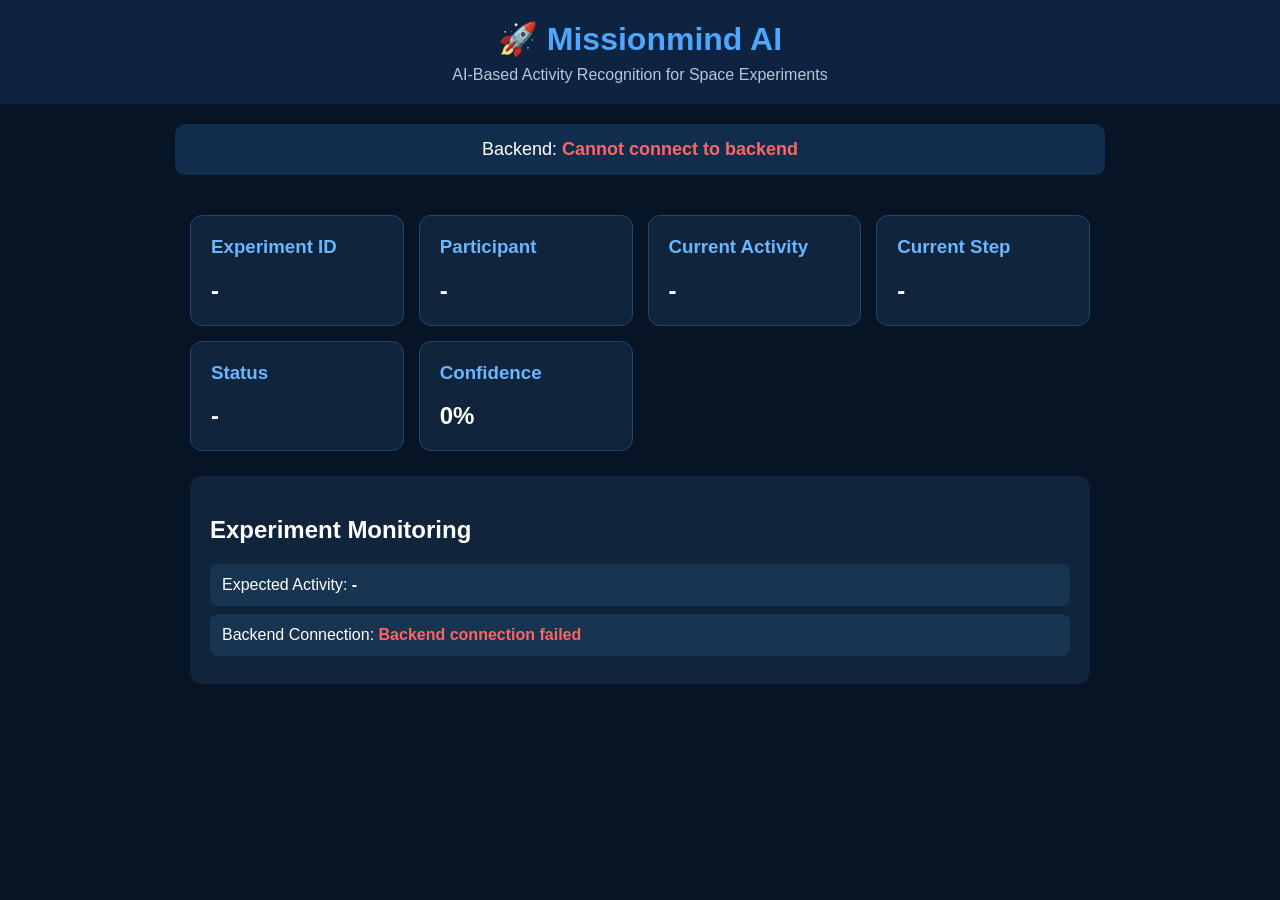
<file: index.html>
<!DOCTYPE html>
<html lang="en">
<head>
    <meta charset="UTF-8">
    <meta name="viewport" content="width=device-width, initial-scale=1.0">

    <title>Missionmind AI - Space Experiment</title>

    <style>
        body {
            margin: 0;
            font-family: Arial, sans-serif;
            background: #071426;
            color: white;
        }

        header {
            background: #0d2340;
            padding: 20px;
            text-align: center;
        }

        header h1 {
            margin: 0;
            color: #4da6ff;
        }

        header p {
            margin: 8px 0 0;
            color: #b8c7d9;
        }

        .status {
            margin: 20px auto;
            max-width: 900px;
            padding: 15px;
            border-radius: 10px;
            background: #102d4d;
            text-align: center;
            font-size: 18px;
        }

        .container {
            max-width: 900px;
            margin: auto;
            padding: 20px;
        }

        .cards {
            display: grid;
            grid-template-columns: repeat(auto-fit, minmax(180px, 1fr));
            gap: 15px;
        }

        .card {
            background: #10243b;
            padding: 20px;
            border-radius: 12px;
            border: 1px solid #21476e;
        }

        .card h3 {
            margin-top: 0;
            color: #69b7ff;
        }

        .value {
            font-size: 24px;
            font-weight: bold;
        }

        .steps {
            margin-top: 25px;
            background: #10243b;
            padding: 20px;
            border-radius: 12px;
        }

        .step {
            padding: 12px;
            margin: 8px 0;
            background: #173451;
            border-radius: 8px;
        }

        .connected {
            color: #4dff88;
        }

        .error {
            color: #ff6464;
        }
    </style>
</head>

<body>

<header>
    <h1>🚀 Missionmind AI</h1>
    <p>AI-Based Activity Recognition for Space Experiments</p>
</header>

<div class="status">
    Backend:
    <strong id="connectionStatus">Connecting...</strong>
</div>

<div class="container">

    <div class="cards">

        <div class="card">
            <h3>Experiment ID</h3>
            <div class="value" id="experimentId">-</div>
        </div>

        <div class="card">
            <h3>Participant</h3>
            <div class="value" id="participantId">-</div>
        </div>

        <div class="card">
            <h3>Current Activity</h3>
            <div class="value" id="currentActivity">-</div>
        </div>

        <div class="card">
            <h3>Current Step</h3>
            <div class="value" id="currentStep">-</div>
        </div>

        <div class="card">
            <h3>Status</h3>
            <div class="value" id="status">-</div>
        </div>

        <div class="card">
            <h3>Confidence</h3>
            <div class="value" id="confidence">0%</div>
        </div>

    </div>

    <div class="steps">

        <h2>Experiment Monitoring</h2>

        <div class="step">
            Expected Activity:
            <strong id="expectedActivity">-</strong>
        </div>

        <div class="step">
            Backend Connection:
            <strong id="connectionDetails">Checking...</strong>
        </div>

    </div>

</div>

<script>

const API_URL = "https://space-experiment-ai.onrender.com";

async function connectBackend() {

    const connectionStatus =
        document.getElementById("connectionStatus");

    const connectionDetails =
        document.getElementById("connectionDetails");

    try {

        const response =
            await fetch(API_URL + "/status");

        if (!response.ok) {
            throw new Error("Backend error");
        }

        const data =
            await response.json();

        connectionStatus.textContent =
            "Connected successfully";

        connectionStatus.className =
            "connected";

        connectionDetails.textContent =
            data.status || "Backend connected successfully";

        connectionDetails.className =
            "connected";

    } catch (error) {

        console.error(error);

        connectionStatus.textContent =
            "Cannot connect to backend";

        connectionStatus.className =
            "error";

        connectionDetails.textContent =
            "Backend connection failed";

        connectionDetails.className =
            "error";
    }
}


async function loadExperiment() {

    try {

        const response =
            await fetch(API_URL + "/experiment");

        if (!response.ok) {
            throw new Error("Experiment API error");
        }

        const data =
            await response.json();

        document.getElementById("experimentId").textContent =
            data.experiment_id || "EXP001";

        document.getElementById("participantId").textContent =
            data.participant_id || "P001";

        document.getElementById("currentActivity").textContent =
            data.current_activity || "-";

        document.getElementById("currentStep").textContent =
            (data.current_step || 1) +
            "/" +
            (data.total_steps || 5);

        document.getElementById("status").textContent =
            data.status || "WAITING";

        document.getElementById("confidence").textContent =
            ((data.confidence || 0) * 100).toFixed(1) + "%";

        document.getElementById("expectedActivity").textContent =
            data.expected_activity || "-";

    } catch (error) {

        console.error(
            "Experiment loading error:",
            error
        );

    }
}


async function refreshDashboard() {

    await connectBackend();

    await loadExperiment();

}


refreshDashboard();

setInterval(refreshDashboard, 3000);

</script>

</body>
</html>
</file>
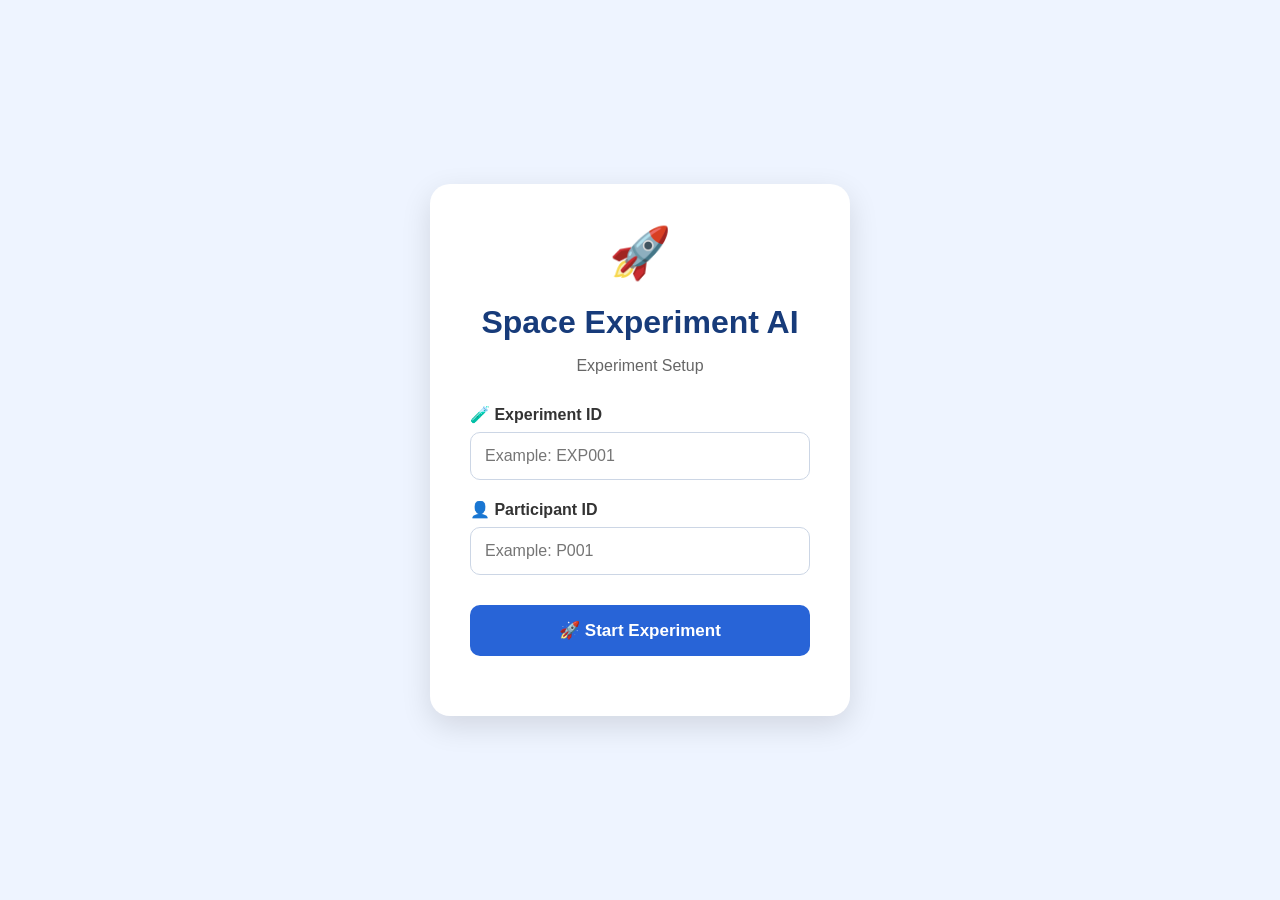
<file: frontend/index.html>
<!DOCTYPE html>
<html>

<head>

    <title>Space Experiment AI - Setup</title>

    <link rel="stylesheet" href="style.css">

    <style>

        body {
            margin: 0;
            font-family: Arial, sans-serif;
            background: #eef4ff;
        }

        .setup-container {
            min-height: 100vh;
            display: flex;
            justify-content: center;
            align-items: center;
        }

        .setup-card {
            width: 420px;
            background: white;
            padding: 40px;
            border-radius: 20px;
            box-shadow: 0 10px 30px rgba(0,0,0,0.12);
        }

        .setup-logo {
            text-align: center;
            font-size: 50px;
            margin-bottom: 10px;
        }

        h1 {
            text-align: center;
            color: #173b7a;
            margin-bottom: 10px;
        }

        .subtitle {
            text-align: center;
            color: #666;
            margin-bottom: 30px;
        }

        label {
            display: block;
            font-weight: bold;
            margin-top: 20px;
            margin-bottom: 8px;
            color: #333;
        }

        input {
            width: 100%;
            box-sizing: border-box;
            padding: 14px;
            border: 1px solid #ccd6e5;
            border-radius: 10px;
            font-size: 16px;
            outline: none;
        }

        input:focus {
            border-color: #2864d7;
        }

        button {
            width: 100%;
            margin-top: 30px;
            padding: 15px;
            border: none;
            border-radius: 10px;
            background: #2864d7;
            color: white;
            font-size: 17px;
            font-weight: bold;
            cursor: pointer;
        }

        button:hover {
            background: #174fae;
        }

        #message {
            text-align: center;
            margin-top: 20px;
            font-weight: bold;
        }

        .success {
            color: #16803c;
        }

        .error {
            color: #c62828;
        }

    </style>

</head>


<body>


<div class="setup-container">


    <div class="setup-card">


        <div class="setup-logo">
            🚀
        </div>


        <h1>
            Space Experiment AI
        </h1>


        <p class="subtitle">
            Experiment Setup
        </p>


        <!-- EXPERIMENT ID -->

        <label for="experimentId">
            🧪 Experiment ID
        </label>

        <input
            type="text"
            id="experimentId"
            placeholder="Example: EXP001"
        >


        <!-- PARTICIPANT ID -->

        <label for="participantId">
            👤 Participant ID
        </label>

        <input
            type="text"
            id="participantId"
            placeholder="Example: P001"
        >


        <!-- START BUTTON -->

        <button onclick="startExperiment()">
            🚀 Start Experiment
        </button>


        <div id="message"></div>


    </div>

</div>



<script>


async function startExperiment() {


    const experimentId =
        document.getElementById(
            "experimentId"
        ).value.trim();


    const participantId =
        document.getElementById(
            "participantId"
        ).value.trim();


    const message =
        document.getElementById(
            "message"
        );


    /* ========================= */
    /* VALIDATION */
    /* ========================= */

    if (
        experimentId === "" ||
        participantId === ""
    ) {

        message.innerText =
            "⚠️ Please enter both Experiment ID and Participant ID.";

        message.className = "error";

        return;

    }


    try {


        /* ========================= */
        /* SEND SETUP TO BACKEND */
        /* ========================= */

        const response =
            await fetch(
                "http://127.0.0.1:8000/setup",
                {

                    method: "POST",

                    headers: {
                        "Content-Type":
                        "application/json"
                    },

                    body: JSON.stringify({

                        experiment_id:
                            experimentId,

                        participant_id:
                            participantId

                    })

                }
            );


        const data =
            await response.json();


        if (!response.ok) {

            throw new Error(
                "Setup failed"
            );

        }


        /* ========================= */
        /* SUCCESS MESSAGE */
        /* ========================= */

        message.innerText =
            "✅ Experiment setup completed!";

        message.className =
            "success";


        /* ========================= */
        /* OPEN DASHBOARD */
        /* ========================= */

        setTimeout(
            function() {

                window.location.href =
                    "dashboard.html";

            },
            800
        );


    }


    catch (error) {

        console.error(error);


        message.innerText =
            "❌ Cannot connect to backend. Please start FastAPI.";

        message.className =
            "error";

    }

}


</script>


</body>

</html>
</file>
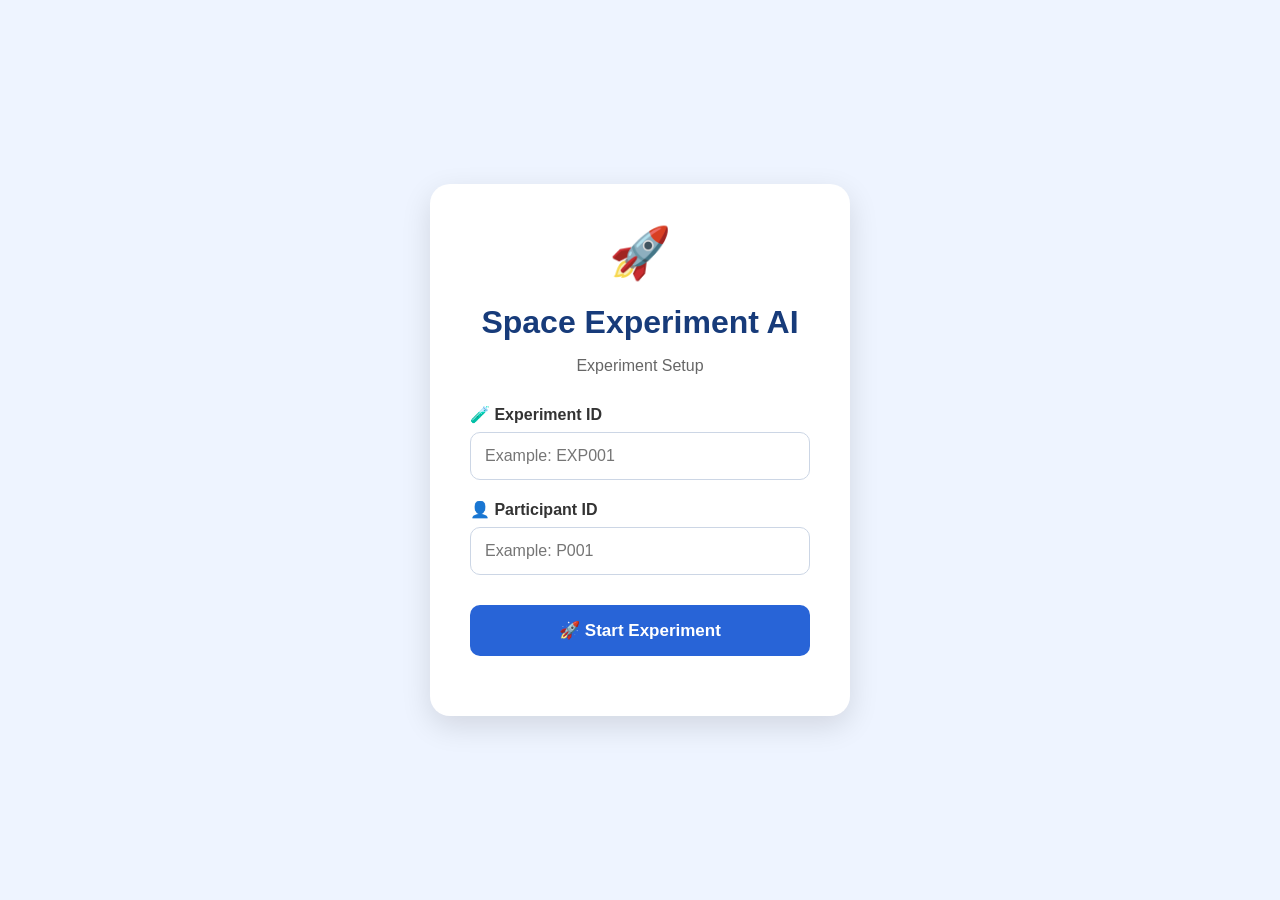
<file: space-experiment-ai/frontend/index.html>
<!DOCTYPE html>
<html>

<head>

    <title>Space Experiment AI - Setup</title>

    <link rel="stylesheet" href="style.css">

    <style>

        body {
            margin: 0;
            font-family: Arial, sans-serif;
            background: #eef4ff;
        }

        .setup-container {
            min-height: 100vh;
            display: flex;
            justify-content: center;
            align-items: center;
        }

        .setup-card {
            width: 420px;
            background: white;
            padding: 40px;
            border-radius: 20px;
            box-shadow: 0 10px 30px rgba(0,0,0,0.12);
        }

        .setup-logo {
            text-align: center;
            font-size: 50px;
            margin-bottom: 10px;
        }

        h1 {
            text-align: center;
            color: #173b7a;
            margin-bottom: 10px;
        }

        .subtitle {
            text-align: center;
            color: #666;
            margin-bottom: 30px;
        }

        label {
            display: block;
            font-weight: bold;
            margin-top: 20px;
            margin-bottom: 8px;
            color: #333;
        }

        input {
            width: 100%;
            box-sizing: border-box;
            padding: 14px;
            border: 1px solid #ccd6e5;
            border-radius: 10px;
            font-size: 16px;
            outline: none;
        }

        input:focus {
            border-color: #2864d7;
        }

        button {
            width: 100%;
            margin-top: 30px;
            padding: 15px;
            border: none;
            border-radius: 10px;
            background: #2864d7;
            color: white;
            font-size: 17px;
            font-weight: bold;
            cursor: pointer;
        }

        button:hover {
            background: #174fae;
        }

        #message {
            text-align: center;
            margin-top: 20px;
            font-weight: bold;
        }

        .success {
            color: #16803c;
        }

        .error {
            color: #c62828;
        }

    </style>

</head>


<body>


<div class="setup-container">


    <div class="setup-card">


        <div class="setup-logo">
            🚀
        </div>


        <h1>
            Space Experiment AI
        </h1>


        <p class="subtitle">
            Experiment Setup
        </p>


        <!-- EXPERIMENT ID -->

        <label for="experimentId">
            🧪 Experiment ID
        </label>

        <input
            type="text"
            id="experimentId"
            placeholder="Example: EXP001"
        >


        <!-- PARTICIPANT ID -->

        <label for="participantId">
            👤 Participant ID
        </label>

        <input
            type="text"
            id="participantId"
            placeholder="Example: P001"
        >


        <!-- START BUTTON -->

        <button onclick="startExperiment()">
            🚀 Start Experiment
        </button>


        <div id="message"></div>


    </div>

</div>



<script>


async function startExperiment() {


    const experimentId =
        document.getElementById(
            "experimentId"
        ).value.trim();


    const participantId =
        document.getElementById(
            "participantId"
        ).value.trim();


    const message =
        document.getElementById(
            "message"
        );


    /* ========================= */
    /* VALIDATION */
    /* ========================= */

    if (
        experimentId === "" ||
        participantId === ""
    ) {

        message.innerText =
            "⚠️ Please enter both Experiment ID and Participant ID.";

        message.className = "error";

        return;

    }


    try {


        /* ========================= */
        /* SEND SETUP TO BACKEND */
        /* ========================= */

        const response =
            await fetch(
                "http://127.0.0.1:8000/setup",
                {

                    method: "POST",

                    headers: {
                        "Content-Type":
                        "application/json"
                    },

                    body: JSON.stringify({

                        experiment_id:
                            experimentId,

                        participant_id:
                            participantId

                    })

                }
            );


        const data =
            await response.json();


        if (!response.ok) {

            throw new Error(
                "Setup failed"
            );

        }


        /* ========================= */
        /* SUCCESS MESSAGE */
        /* ========================= */

        message.innerText =
            "✅ Experiment setup completed!";

        message.className =
            "success";


        /* ========================= */
        /* OPEN DASHBOARD */
        /* ========================= */

        setTimeout(
            function() {

                window.location.href =
                    "dashboard.html";

            },
            800
        );


    }


    catch (error) {

        console.error(error);


        message.innerText =
            "❌ Cannot connect to backend. Please start FastAPI.";

        message.className =
            "error";

    }

}


</script>


</body>

</html>
</file>
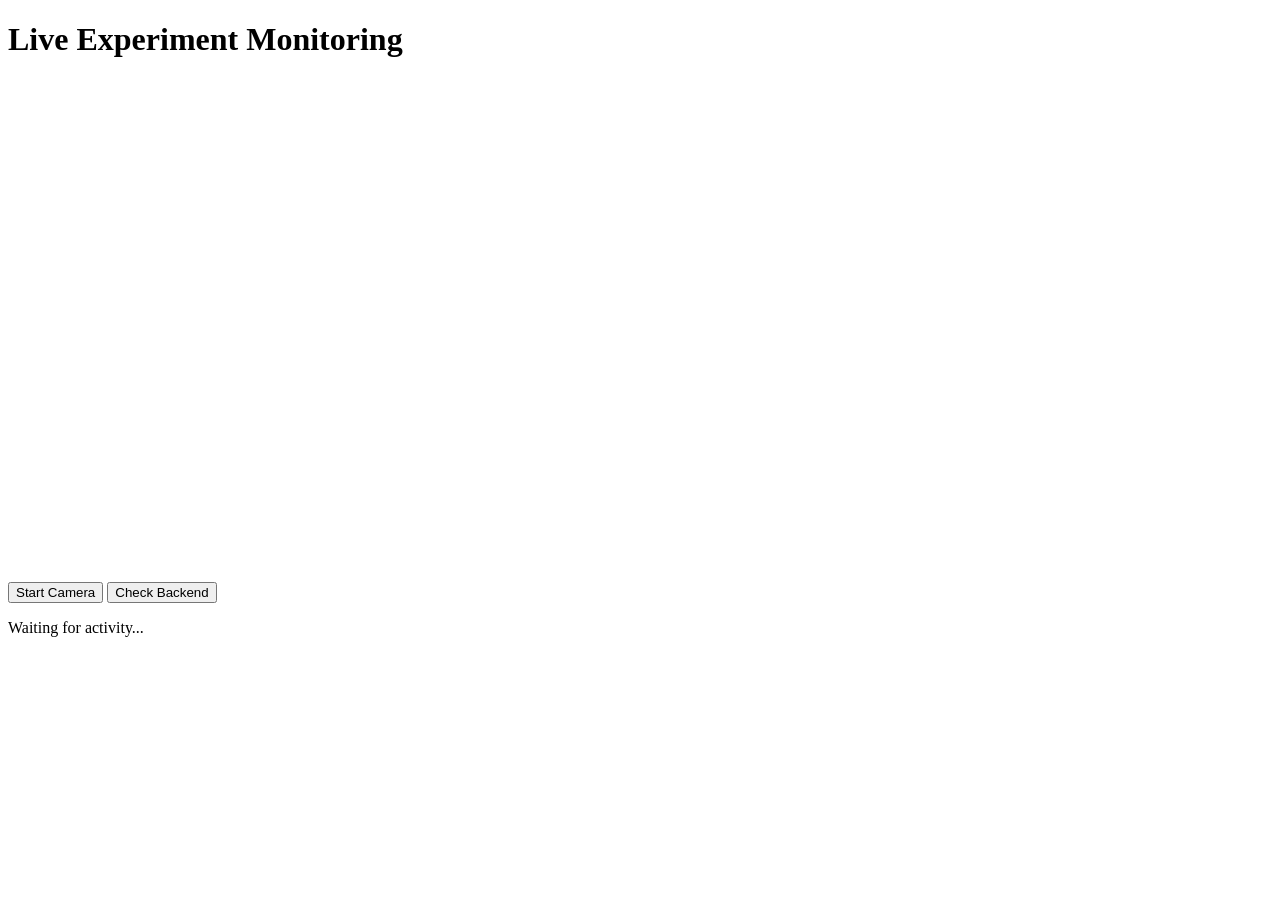
<file: frontend/monitor.html>
<!DOCTYPE html>
<html>

<head>
    <title>Live Experiment Monitoring</title>
</head>

<body>

    <h1>Live Experiment Monitoring</h1>

    <video id="camera" width="640" height="480" autoplay playsinline></video>

    <br><br>

    <button onclick="startCamera()">
        Start Camera
    </button>
    <button onclick="checkBackend()">
    Check Backend
    </button>

    <p id="status">Waiting for activity...</p>

    <script src="camera.js"></script>

</body>

</html>
</file>
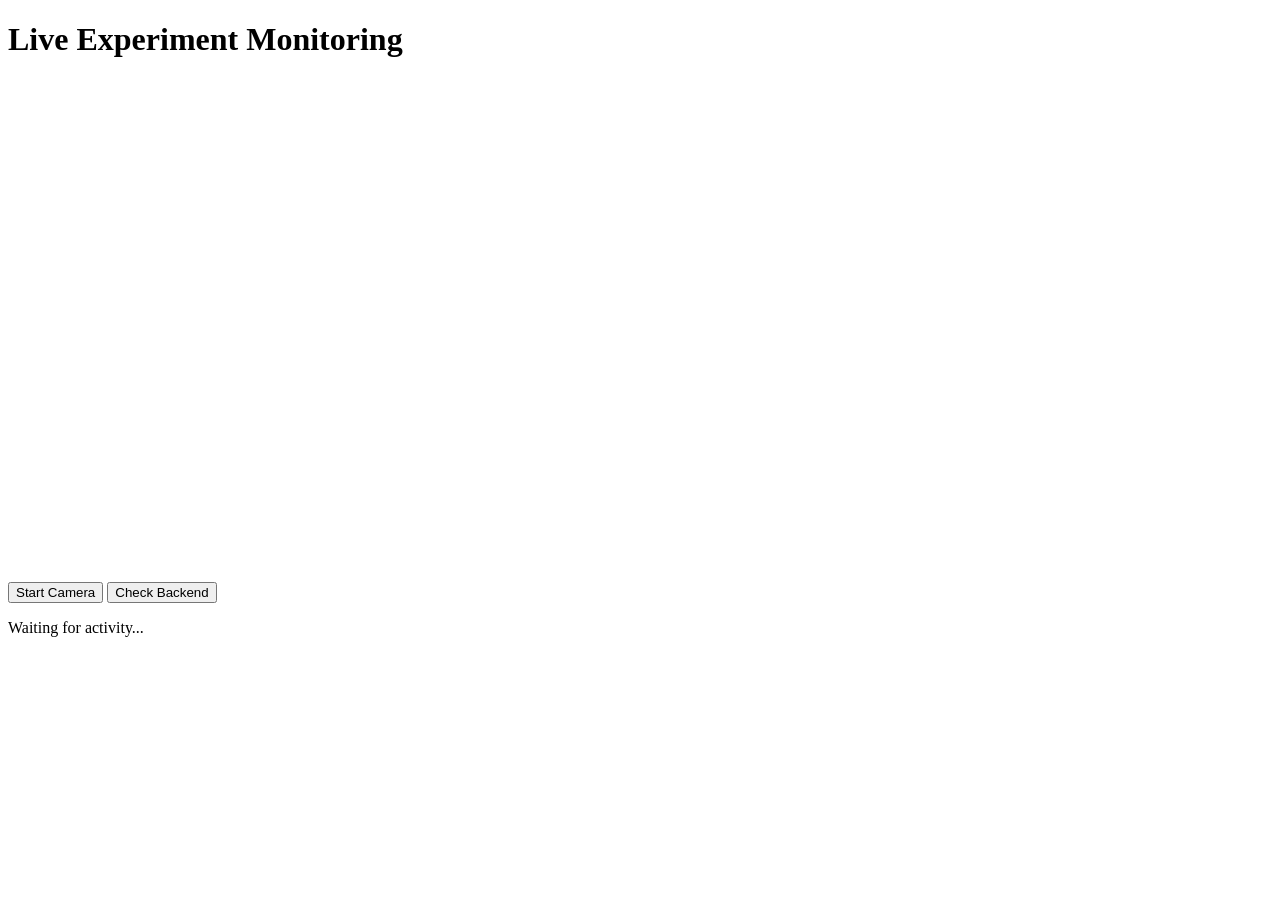
<file: space-experiment-ai/frontend/monitor.html>
<!DOCTYPE html>
<html>

<head>
    <title>Live Experiment Monitoring</title>
</head>

<body>

    <h1>Live Experiment Monitoring</h1>

    <video id="camera" width="640" height="480" autoplay playsinline></video>

    <br><br>

    <button onclick="startCamera()">
        Start Camera
    </button>
    <button onclick="checkBackend()">
    Check Backend
    </button>

    <p id="status">Waiting for activity...</p>

    <script src="camera.js"></script>

</body>

</html>
</file>
<file: frontend/style.css>
* {
    box-sizing: border-box;
}

body {
    margin: 0;
    font-family: Arial, sans-serif;
    background: #eef6ff;
    color: #173b73;
}

.layout {
    display: flex;
    min-height: 100vh;
}


/* SIDEBAR */

.sidebar {
    width: 260px;
    background: linear-gradient(180deg, #073b82, #05285c);
    color: white;
    padding: 28px 18px;
    position: fixed;
    top: 0;
    bottom: 0;
    left: 0;
}

.logo {
    font-size: 22px;
    font-weight: bold;
    display: flex;
    gap: 10px;
    align-items: center;
}

.sidebar-subtitle {
    color: #b9d7ff;
    font-size: 13px;
    margin-left: 36px;
    margin-top: 5px;
}

.menu {
    padding: 15px;
    margin-top: 12px;
    border-radius: 10px;
    font-size: 16px;
}

.menu.active {
    background: #1769d2;
}

.menu:hover {
    background: #145cb8;
}

.space-text {
    position: absolute;
    bottom: 35px;
    left: 25px;
    color: #a9c9f5;
    font-size: 13px;
    line-height: 1.6;
}


/* MAIN */

.main {
    margin-left: 260px;
    width: calc(100% - 260px);
    padding: 35px;
}


/* TOP */

.top {
    display: flex;
    justify-content: space-between;
    align-items: center;
    margin-bottom: 30px;
}

.top h1 {
    margin: 0;
    color: #073b82;
    font-size: 32px;
}

.top p {
    color: #7185a5;
    margin-top: 8px;
}

.online {
    color: #159447;
    font-weight: bold;
    background: white;
    padding: 12px 18px;
    border-radius: 10px;
}


/* CARDS */

.cards {
    display: grid;
    grid-template-columns: repeat(3, 1fr);
    gap: 20px;
}

.card {
    background: white;
    border-radius: 15px;
    padding: 22px;
    box-shadow: 0 5px 18px rgba(20, 80, 150, 0.12);
    border: 1px solid #dcecff;
}

.icon {
    font-size: 28px;
    margin-bottom: 12px;
}

.card h3 {
    color: #7185a5;
    font-size: 14px;
    margin: 0 0 8px;
}

.value {
    font-size: 25px;
    font-weight: bold;
    color: #073b82;
}

.card p {
    color: #8494ae;
    font-size: 12px;
}

.status {
    color: #159447;
    font-size: 23px;
    font-weight: bold;
}


/* LOWER SECTION */

.lower {
    display: grid;
    grid-template-columns: 1.4fr 1fr;
    gap: 20px;
    margin-top: 25px;
}


/* PANELS */

.panel {
    background: white;
    border-radius: 15px;
    padding: 25px;
    margin-top: 20px;
    box-shadow: 0 5px 18px rgba(20, 80, 150, 0.12);
}

.panel h2 {
    margin-top: 0;
    color: #073b82;
}


/* PROGRESS */

.progress {
    width: 100%;
    height: 18px;
    background: #dcecff;
    border-radius: 20px;
    overflow: hidden;
    margin-top: 20px;
}

.progress-bar {
    height: 100%;
    width: 20%;
    background: linear-gradient(
        90deg,
        #1769d2,
        #4da3ff
    );
    border-radius: 20px;
    transition: width 0.5s;
}

.progress-text {
    text-align: right;
    color: #1769d2;
    font-weight: bold;
    margin-top: 8px;
}


/* STEPS */

.steps {
    display: flex;
    justify-content: space-between;
    margin-top: 25px;
}

.step {
    text-align: center;
    color: #7890b2;
    font-size: 12px;
    max-width: 100px;
}

.step span {
    display: block;
    margin: auto;
    margin-bottom: 8px;
    width: 38px;
    height: 38px;
    line-height: 38px;
    border-radius: 50%;
    background: #e5efff;
    color: #1769d2;
    font-weight: bold;
}

.step.active span {
    background: #1769d2;
    color: white;
}


/* CAMERA */

.camera {
    width: 100%;
    height: 600px;
    background: #000;
    border-radius: 12px;
    overflow: hidden;
    
}

.camera img {
    width: 100%;
    height: 100%;
    object-fit: contain;
    display: block;
}

.camera video {
    width: 100%;
    height: 100%;
    object-fit: cover;
}

.camera-placeholder {
    text-align: center;
    font-size: 25px;
}

.camera-placeholder small {
    font-size: 13px;
    color: #91a9ca;
}


/* ACTIVITY DETAILS */

.activity-details {
    display: flex;
    justify-content: space-between;
    align-items: center;
    background: #eef6ff;
    padding: 20px;
    border-radius: 12px;
}

.activity-details h2 {
    margin-bottom: 5px;
}


/* TABLE */

table {
    width: 100%;
    border-collapse: collapse;
    margin-top: 15px;
}

th {
    text-align: left;
    background: #edf5ff;
    color: #315a91;
    padding: 14px;
}

td {
    padding: 14px;
    border-bottom: 1px solid #e4edf8;
    color: #526b8d;
}


/* MOBILE */

@media (max-width: 900px) {

    .sidebar {
        width: 200px;
    }

    .main {
        margin-left: 200px;
        width: calc(100% - 200px);
        padding: 20px;
    }

    .cards {
        grid-template-columns: repeat(2, 1fr);
    }

    .lower {
        grid-template-columns: 1fr;
    }
}
.wrong-alert {
    display: none;
    background: #ffe5e5;
    color: #c62828;
    border: 2px solid #ef5350;
    border-radius: 12px;
    padding: 15px 20px;
    margin-bottom: 20px;
    font-weight: bold;
    font-size: 16px;
}

.wrong-alert span {
    font-size: 14px;
    font-weight: normal;
}
/* ============================= */
/* AI STATUS DISPLAY */
/* ============================= */

#status,
#detailStatus {
    font-weight: bold;
    padding: 6px 12px;
    border-radius: 8px;
    display: inline-block;
}


/* CORRECT */

.status-correct {
    color: #0a8f3d;
    background: #d9f7e5;
}


/* WRONG */

.status-wrong {
    color: #c62828;
    background: #ffe0e0;
}


/* WAITING */

.status-waiting {
    color: #a66a00;
    background: #fff1c2;
}


/* EXPECTED ACTIVITY */

#detailExpected {
    font-weight: bold;
}


/* CONFIDENCE */

#confidence,
#detailConfidence {
    font-weight: bold;
}
</file>
<file: space-experiment-ai/frontend/style.css>
* {
    box-sizing: border-box;
}

body {
    margin: 0;
    font-family: Arial, sans-serif;
    background: #eef6ff;
    color: #173b73;
}

.layout {
    display: flex;
    min-height: 100vh;
}


/* SIDEBAR */

.sidebar {
    width: 260px;
    background: linear-gradient(180deg, #073b82, #05285c);
    color: white;
    padding: 28px 18px;
    position: fixed;
    top: 0;
    bottom: 0;
    left: 0;
}

.logo {
    font-size: 22px;
    font-weight: bold;
    display: flex;
    gap: 10px;
    align-items: center;
}

.sidebar-subtitle {
    color: #b9d7ff;
    font-size: 13px;
    margin-left: 36px;
    margin-top: 5px;
}

.menu {
    padding: 15px;
    margin-top: 12px;
    border-radius: 10px;
    font-size: 16px;
}

.menu.active {
    background: #1769d2;
}

.menu:hover {
    background: #145cb8;
}

.space-text {
    position: absolute;
    bottom: 35px;
    left: 25px;
    color: #a9c9f5;
    font-size: 13px;
    line-height: 1.6;
}


/* MAIN */

.main {
    margin-left: 260px;
    width: calc(100% - 260px);
    padding: 35px;
}


/* TOP */

.top {
    display: flex;
    justify-content: space-between;
    align-items: center;
    margin-bottom: 30px;
}

.top h1 {
    margin: 0;
    color: #073b82;
    font-size: 32px;
}

.top p {
    color: #7185a5;
    margin-top: 8px;
}

.online {
    color: #159447;
    font-weight: bold;
    background: white;
    padding: 12px 18px;
    border-radius: 10px;
}


/* CARDS */

.cards {
    display: grid;
    grid-template-columns: repeat(3, 1fr);
    gap: 20px;
}

.card {
    background: white;
    border-radius: 15px;
    padding: 22px;
    box-shadow: 0 5px 18px rgba(20, 80, 150, 0.12);
    border: 1px solid #dcecff;
}

.icon {
    font-size: 28px;
    margin-bottom: 12px;
}

.card h3 {
    color: #7185a5;
    font-size: 14px;
    margin: 0 0 8px;
}

.value {
    font-size: 25px;
    font-weight: bold;
    color: #073b82;
}

.card p {
    color: #8494ae;
    font-size: 12px;
}

.status {
    color: #159447;
    font-size: 23px;
    font-weight: bold;
}


/* LOWER SECTION */

.lower {
    display: grid;
    grid-template-columns: 1.4fr 1fr;
    gap: 20px;
    margin-top: 25px;
}


/* PANELS */

.panel {
    background: white;
    border-radius: 15px;
    padding: 25px;
    margin-top: 20px;
    box-shadow: 0 5px 18px rgba(20, 80, 150, 0.12);
}

.panel h2 {
    margin-top: 0;
    color: #073b82;
}


/* PROGRESS */

.progress {
    width: 100%;
    height: 18px;
    background: #dcecff;
    border-radius: 20px;
    overflow: hidden;
    margin-top: 20px;
}

.progress-bar {
    height: 100%;
    width: 20%;
    background: linear-gradient(
        90deg,
        #1769d2,
        #4da3ff
    );
    border-radius: 20px;
    transition: width 0.5s;
}

.progress-text {
    text-align: right;
    color: #1769d2;
    font-weight: bold;
    margin-top: 8px;
}


/* STEPS */

.steps {
    display: flex;
    justify-content: space-between;
    margin-top: 25px;
}

.step {
    text-align: center;
    color: #7890b2;
    font-size: 12px;
    max-width: 100px;
}

.step span {
    display: block;
    margin: auto;
    margin-bottom: 8px;
    width: 38px;
    height: 38px;
    line-height: 38px;
    border-radius: 50%;
    background: #e5efff;
    color: #1769d2;
    font-weight: bold;
}

.step.active span {
    background: #1769d2;
    color: white;
}


/* CAMERA */

.camera {
    width: 100%;
    height: 600px;
    background: #000;
    border-radius: 12px;
    overflow: hidden;
    
}

.camera img {
    width: 100%;
    height: 100%;
    object-fit: contain;
    display: block;
}

.camera video {
    width: 100%;
    height: 100%;
    object-fit: cover;
}

.camera-placeholder {
    text-align: center;
    font-size: 25px;
}

.camera-placeholder small {
    font-size: 13px;
    color: #91a9ca;
}


/* ACTIVITY DETAILS */

.activity-details {
    display: flex;
    justify-content: space-between;
    align-items: center;
    background: #eef6ff;
    padding: 20px;
    border-radius: 12px;
}

.activity-details h2 {
    margin-bottom: 5px;
}


/* TABLE */

table {
    width: 100%;
    border-collapse: collapse;
    margin-top: 15px;
}

th {
    text-align: left;
    background: #edf5ff;
    color: #315a91;
    padding: 14px;
}

td {
    padding: 14px;
    border-bottom: 1px solid #e4edf8;
    color: #526b8d;
}


/* MOBILE */

@media (max-width: 900px) {

    .sidebar {
        width: 200px;
    }

    .main {
        margin-left: 200px;
        width: calc(100% - 200px);
        padding: 20px;
    }

    .cards {
        grid-template-columns: repeat(2, 1fr);
    }

    .lower {
        grid-template-columns: 1fr;
    }
}
.wrong-alert {
    display: none;
    background: #ffe5e5;
    color: #c62828;
    border: 2px solid #ef5350;
    border-radius: 12px;
    padding: 15px 20px;
    margin-bottom: 20px;
    font-weight: bold;
    font-size: 16px;
}

.wrong-alert span {
    font-size: 14px;
    font-weight: normal;
}
/* ============================= */
/* AI STATUS DISPLAY */
/* ============================= */

#status,
#detailStatus {
    font-weight: bold;
    padding: 6px 12px;
    border-radius: 8px;
    display: inline-block;
}


/* CORRECT */

.status-correct {
    color: #0a8f3d;
    background: #d9f7e5;
}


/* WRONG */

.status-wrong {
    color: #c62828;
    background: #ffe0e0;
}


/* WAITING */

.status-waiting {
    color: #a66a00;
    background: #fff1c2;
}


/* EXPECTED ACTIVITY */

#detailExpected {
    font-weight: bold;
}


/* CONFIDENCE */

#confidence,
#detailConfidence {
    font-weight: bold;
}
</file>
